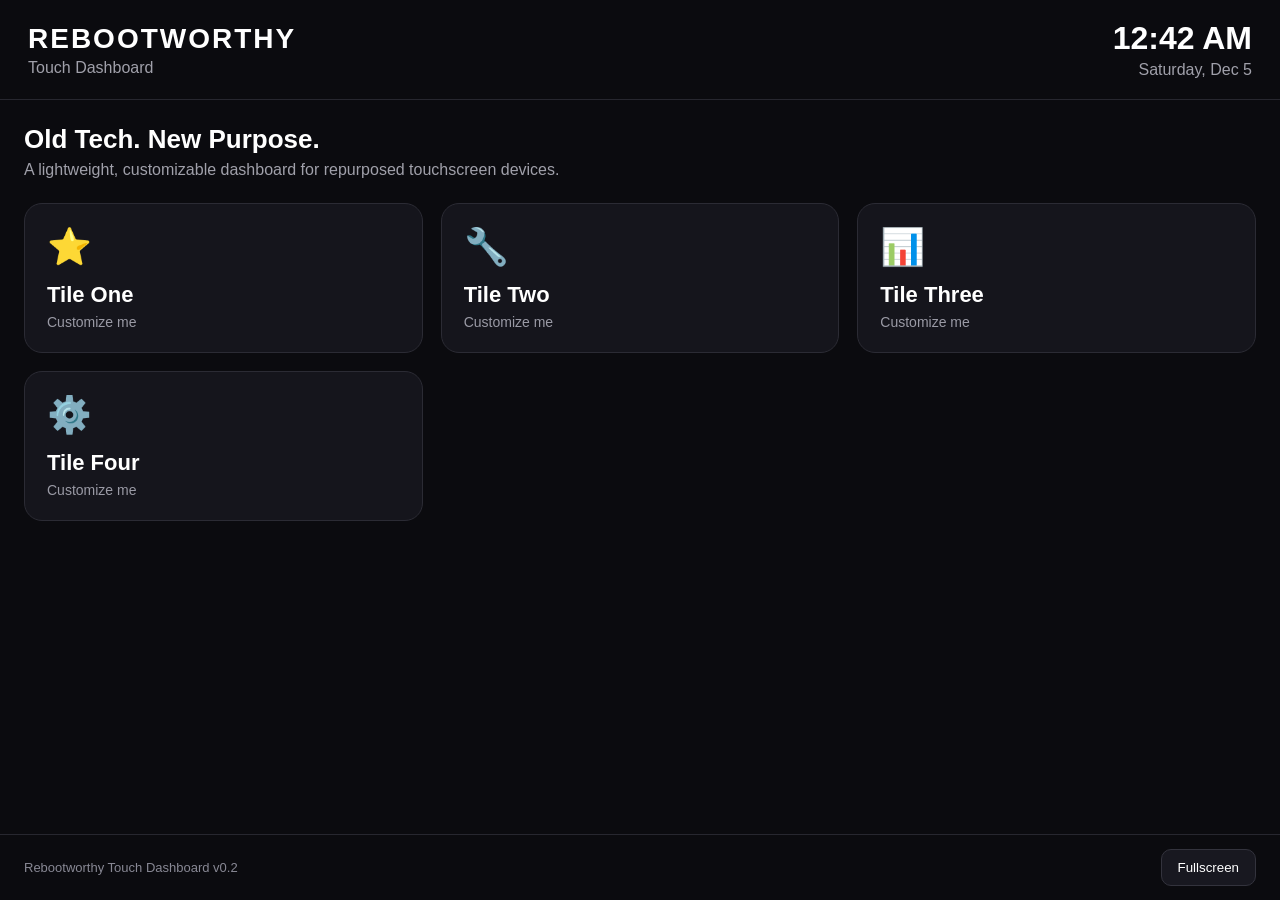
<file: index.html>
<!DOCTYPE html>
<html lang="en">
<head>
  <meta charset="UTF-8">
  <meta name="viewport" content="width=device-width, initial-scale=1.0">
  <title>Rebootworthy Touch Dashboard</title>
  <link rel="stylesheet" href="static/css/style.css">
</head>
<body>

  <header class="topbar">
    <div>
      <h1 id="brandName">REBOOTWORTHY</h1>
      <p id="brandSubtitle">Touch Dashboard</p>
    </div>

    <div class="clock">
      <span id="time">--:--</span>
      <span id="date">Loading...</span>
    </div>
  </header>

  <main class="dashboard">
    <section class="hero">
      <h2 id="heroHeadline">Old Tech. New Purpose.</h2>
      <p id="heroDescription">
        A lightweight dashboard built for repurposed touchscreen devices.
      </p>
    </section>

    <section class="tiles" id="tiles"></section>
  </main>

  <footer>
    <span>Rebootworthy Touch Dashboard v0.2</span>
    <button id="fullscreenBtn">Fullscreen</button>
  </footer>

  <script src="static/js/config.js"></script>
  <script src="static/js/app.js"></script>
</body>
</html>
</file>
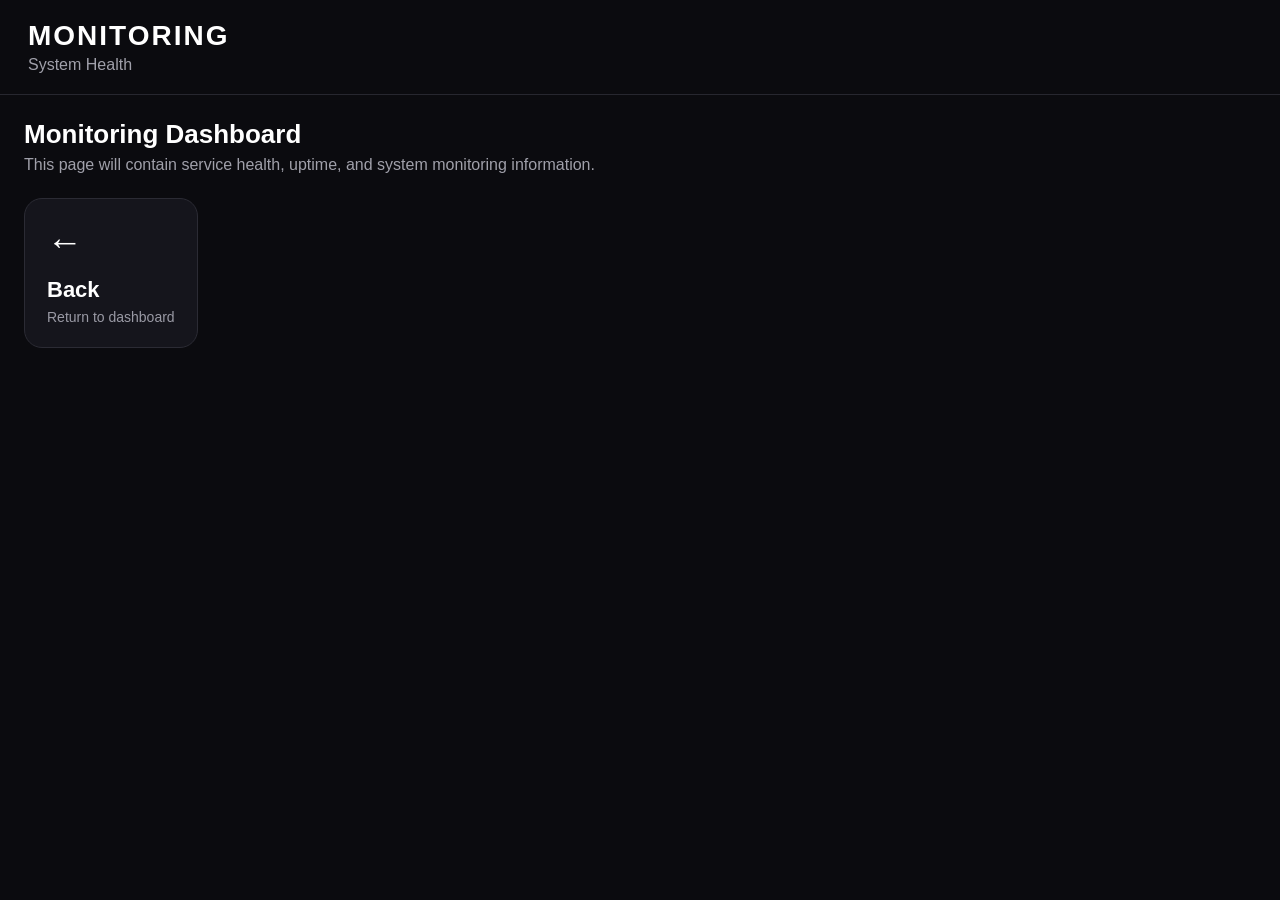
<file: pages/monitoring.html>
<!DOCTYPE html>
<html lang="en">
<head>
  <meta charset="UTF-8">
  <meta name="viewport" content="width=device-width, initial-scale=1.0">
  <title>Monitoring</title>
  <link rel="stylesheet" href="../static/css/style.css">
</head>
<body>

  <header class="topbar">
    <div>
      <h1>MONITORING</h1>
      <p>System Health</p>
    </div>
  </header>

  <main class="dashboard">
    <section class="hero">
      <h2>Monitoring Dashboard</h2>
      <p>This page will contain service health, uptime, and system monitoring information.</p>
    </section>

    <button class="tile" onclick="window.location.href='../index.html'">
      <span class="icon">←</span>
      <span class="title">Back</span>
      <span class="subtitle">Return to dashboard</span>
    </button>
  </main>

</body>
</html>
</file>
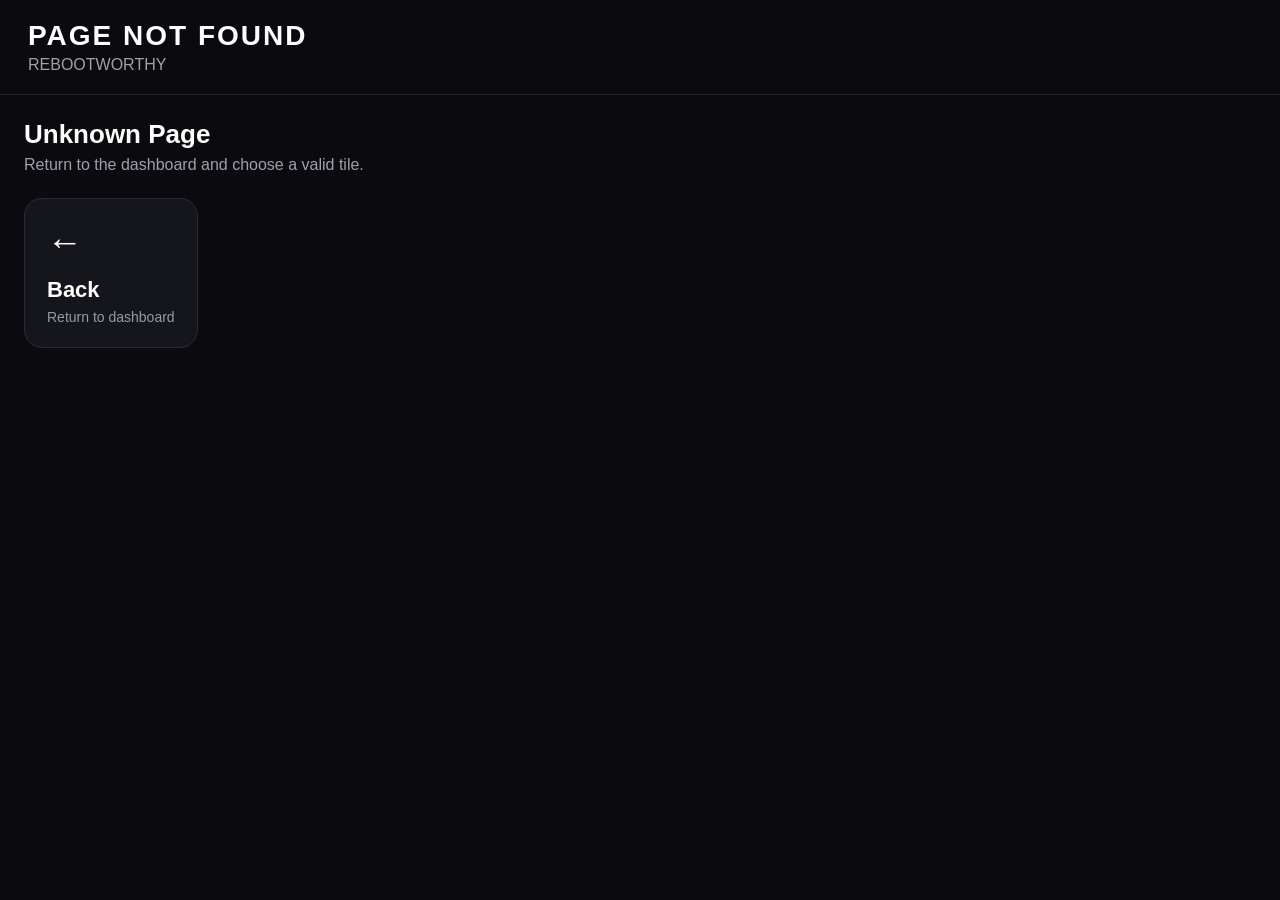
<file: pages/page.html>
<!DOCTYPE html>
<html lang="en">
<head>
  <meta charset="UTF-8">
  <meta name="viewport" content="width=device-width, initial-scale=1.0">
  <title>Rebootworthy Touch Dashboard</title>
  <link rel="stylesheet" href="../static/css/style.css">
</head>
<body>

  <header class="topbar">
    <div>
      <h1 id="pageTitle">LOADING</h1>
      <p id="pageSubtitle">Please wait...</p>
    </div>
  </header>

  <main class="dashboard">
    <section class="hero">
      <h2 id="pageHeadline">Loading...</h2>
      <p id="pageDescription"></p>
    </section>

    <button class="tile" onclick="window.location.href='../index.html'">
      <span class="icon">←</span>
      <span class="title">Back</span>
      <span class="subtitle">Return to dashboard</span>
    </button>
  </main>

  <script src="../static/js/config.js"></script>
  <script src="../static/js/page.js"></script>
</body>
</html>
</file>
<file: static/css/style.css>
* {
  box-sizing: border-box;
}

body {
  margin: 0;
  min-height: 100vh;
  font-family: Arial, Helvetica, sans-serif;
  background: #0b0b0f;
  color: #ffffff;
  display: flex;
  flex-direction: column;
}

.topbar {
  padding: 20px 28px;
  display: flex;
  justify-content: space-between;
  align-items: center;
  border-bottom: 1px solid #27272f;
}

.topbar h1 {
  margin: 0;
  font-size: 28px;
  letter-spacing: 2px;
}

.topbar p {
  margin: 4px 0 0;
  color: #a0a0aa;
}

.clock {
  text-align: right;
  display: flex;
  flex-direction: column;
}

#time {
  font-size: 32px;
  font-weight: bold;
}

#date {
  color: #a0a0aa;
  margin-top: 4px;
}

.dashboard {
  flex: 1;
  padding: 24px;
}

.hero {
  margin-bottom: 24px;
}

.hero h2 {
  margin: 0 0 6px;
  font-size: 26px;
}

.hero p {
  margin: 0;
  color: #a0a0aa;
}

.tiles {
  display: grid;
  grid-template-columns: repeat(3, 1fr);
  gap: 18px;
}

.tile {
  min-height: 150px;
  border: 1px solid #2b2b34;
  border-radius: 18px;
  background: #15151c;
  color: white;
  padding: 22px;
  text-align: left;
  display: flex;
  flex-direction: column;
  justify-content: center;
  cursor: pointer;
  transition: transform 0.1s ease, background 0.1s ease;
}

.tile:active {
  transform: scale(0.97);
  background: #20202a;
}

.icon {
  font-size: 36px;
  margin-bottom: 14px;
}

.title {
  font-size: 22px;
  font-weight: bold;
}

.subtitle {
  margin-top: 6px;
  font-size: 14px;
  color: #9a9aa5;
}

footer {
  padding: 14px 24px;
  border-top: 1px solid #27272f;
  display: flex;
  justify-content: space-between;
  align-items: center;
  color: #888894;
  font-size: 13px;
}

footer button {
  border: 1px solid #33333d;
  border-radius: 10px;
  padding: 10px 16px;
  background: #181820;
  color: white;
}

@media (max-width: 800px) {
  .tiles {
    grid-template-columns: repeat(2, 1fr);
  }

  .tile {
    min-height: 130px;
  }
}

@media (max-width: 500px) {
  .topbar {
    padding: 16px;
  }

  .dashboard {
    padding: 16px;
  }

  .tiles {
    grid-template-columns: 1fr;
  }
}
</file>
